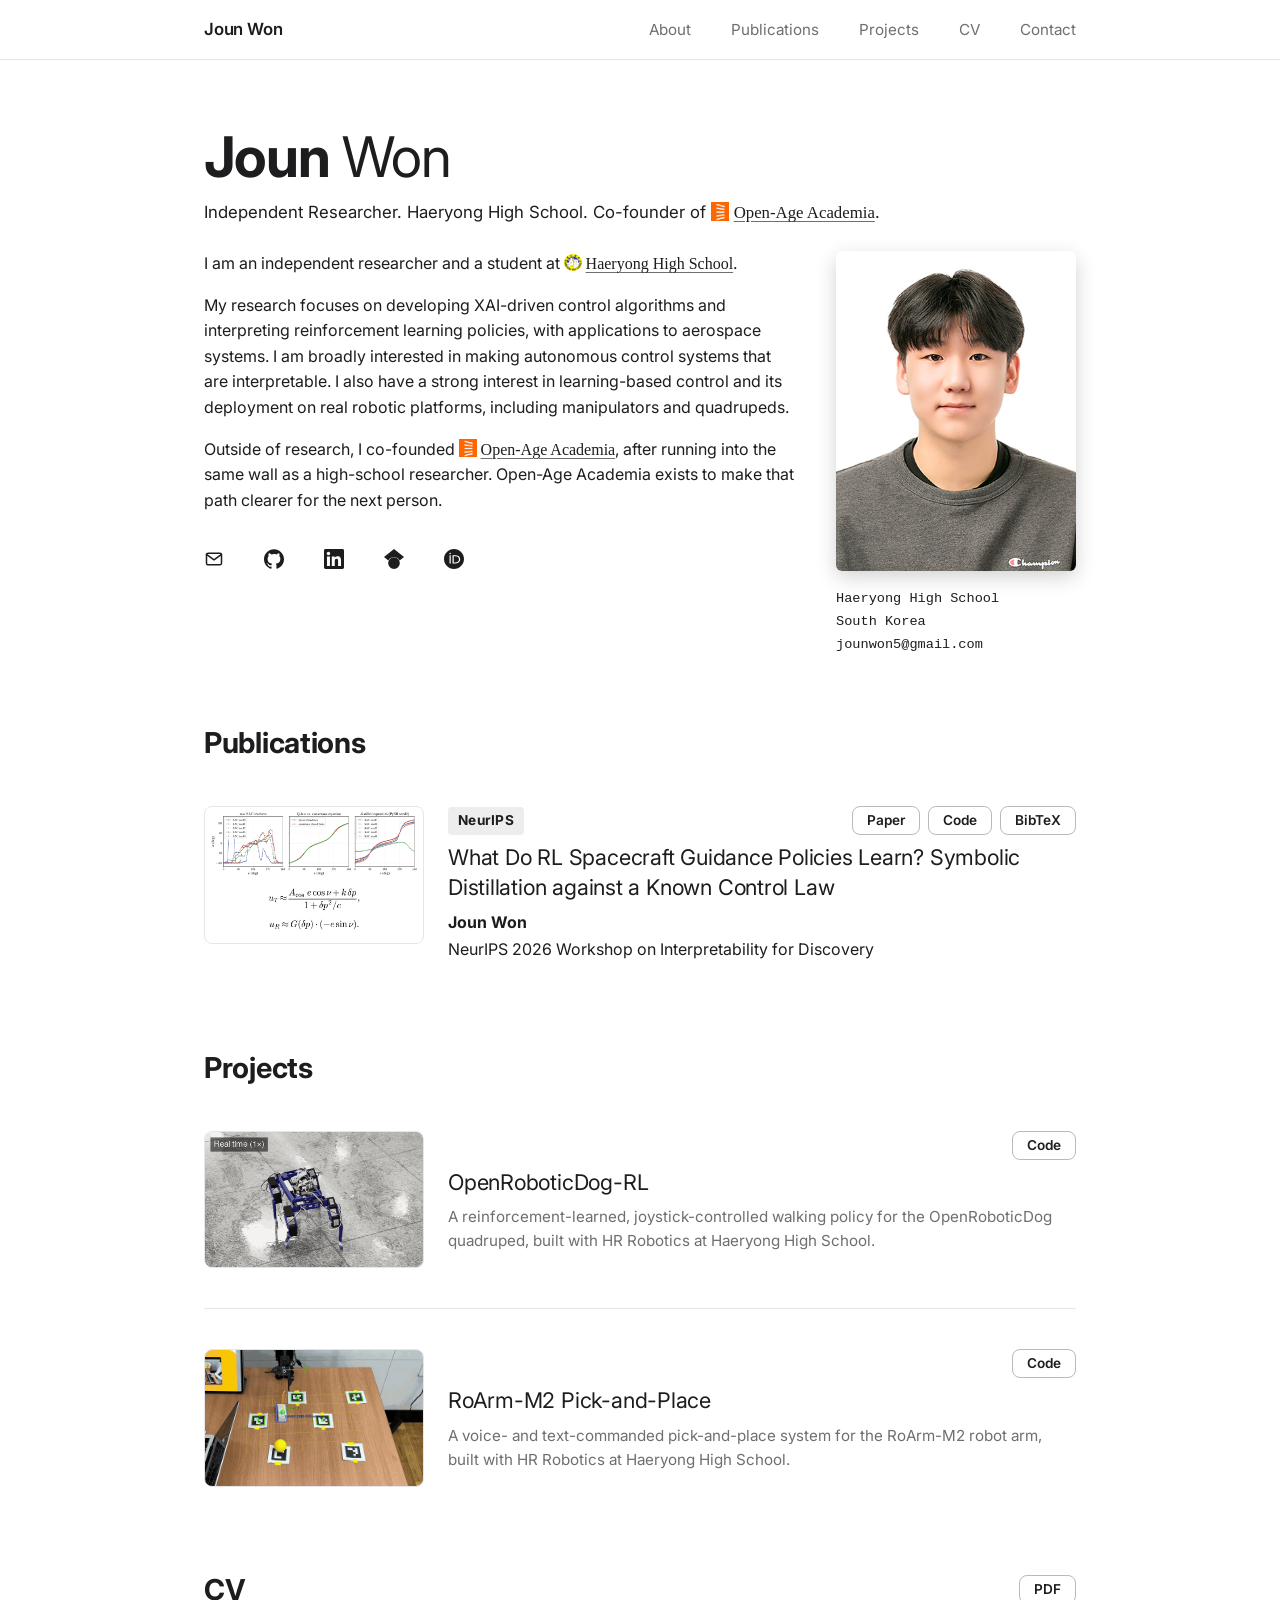
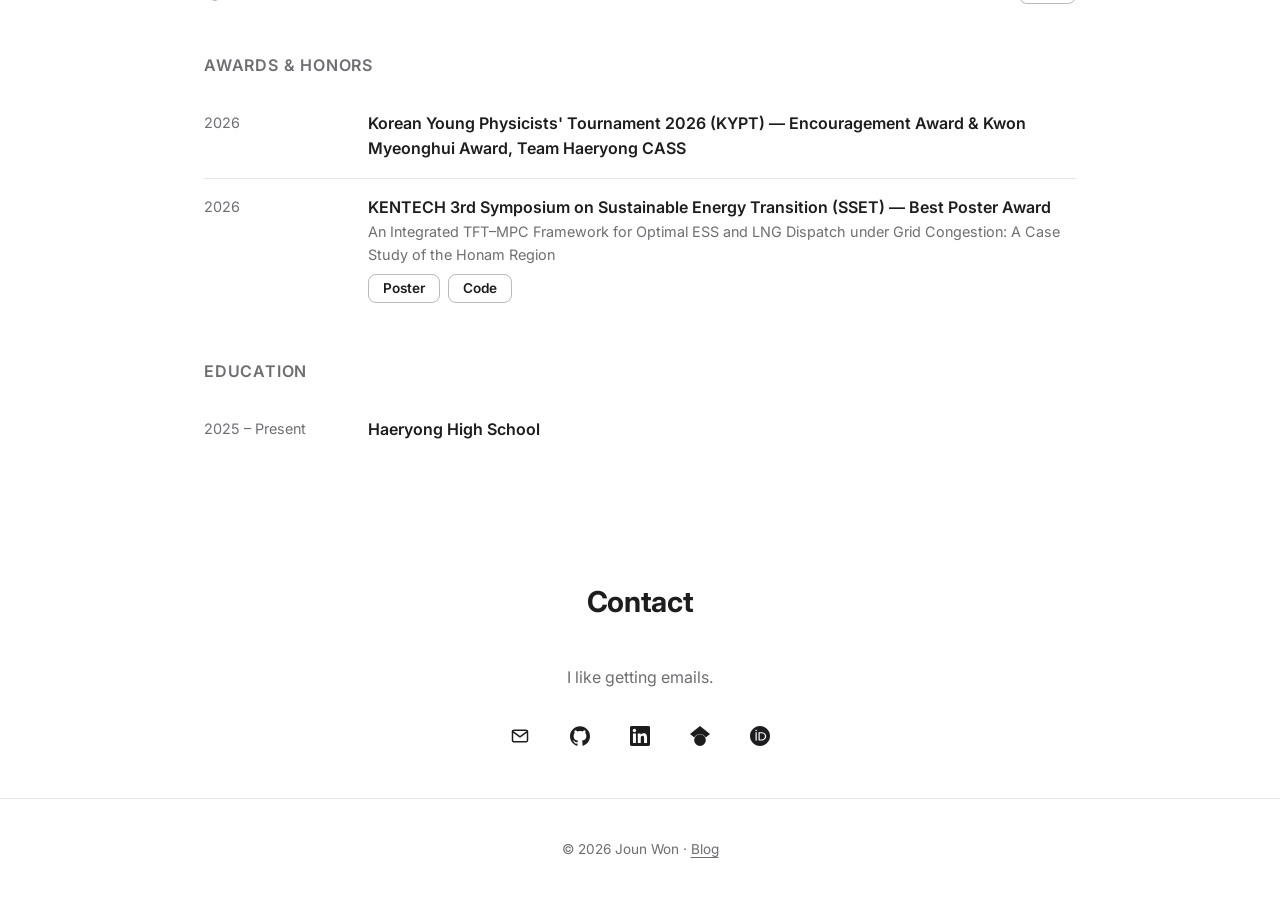
<file: index.html>
<!DOCTYPE html>
<html lang="en">
<head>
<meta charset="UTF-8">
<meta name="viewport" content="width=device-width, initial-scale=1.0">
<meta name="color-scheme" content="light dark">
<title>Joun Won</title>
<meta name="description" content="Research portfolio of Joun Won. Research area: Developing interpretable RL policies and algorithms, with applications to aerospace systems">
<link rel="stylesheet" href="css/style.css">
<link rel="preconnect" href="https://fonts.googleapis.com">
<link rel="preconnect" href="https://fonts.gstatic.com" crossorigin>
<link href="https://fonts.googleapis.com/css2?family=Inter:wght@400;500;600;700&display=swap" rel="stylesheet">
<meta name="google-site-verification" content="xBOPrCbMlrcRzzs3GVt1Z6H5XRXgQlU-d5WGvCMfYpI" />
</head>
<body>
<header class="site-header">
  <nav class="nav">
    <a href="#" class="nav-logo">Joun Won</a>
    <button class="nav-toggle" id="navToggle" aria-label="Open menu" aria-expanded="false">
      <span></span><span></span><span></span>
    </button>
    <ul class="nav-links" id="navLinks">
      <li><a href="#about">About</a></li>
      <li><a href="#publications">Publications</a></li>
      <li><a href="#projects">Projects</a></li>
      <li><a href="assets/cv/Joun_Won_CV.pdf" target="_blank" rel="noopener">CV</a></li>
      <li><a href="#contact">Contact</a></li>
    </ul>
  </nav>
</header>
<main>
  <!-- Intro -->
  <section class="intro" id="about">
    <div class="container">
      <h1 class="intro-name"><strong>Joun</strong> Won</h1>
      <p class="intro-subtitle">Independent Researcher. Haeryong High School. Co-founder of <a class="logo-link" href="https://openageacademia.org" target="_blank" rel="noopener"><img class="inline-logo" src="assets/oaa-logo.png" alt="">Open-Age Academia</a>.</p>
      <div class="intro-grid">
        <div class="intro-text">
          <p>
            I am an independent researcher and a student at <a class="logo-link" href="https://haeryong.jge.hs.kr/haeryong_hs/main.do?sysId=haeryong_hs"><img class="inline-logo" src="assets/haeryong-logo.svg" alt="">Haeryong High School</a>.
          </p>
          <p>
            My research focuses on developing XAI-driven control algorithms and interpreting reinforcement learning policies, with applications to aerospace systems. I am broadly interested in making autonomous control systems that are interpretable. I also have a strong interest in learning-based control and its deployment on real robotic platforms, including manipulators and quadrupeds.
          </p>
          <p>
            Outside of research, I co-founded <a class="logo-link" href="https://openageacademia.org" target="_blank" rel="noopener"><img class="inline-logo" src="assets/oaa-logo.png" alt="">Open-Age Academia</a>, after running into the same wall as a high-school researcher. Open-Age Academia exists to make that path clearer for the next person.
          </p>
          <div class="social-links intro-social">
            <a href="mailto:jounwon5@gmail.com" class="icon-btn" aria-label="Email">
              <svg viewBox="0 0 24 24" fill="none" stroke="currentColor" stroke-width="1.8"><path d="M3 6.5 12 13l9-6.5" stroke-linecap="round" stroke-linejoin="round"/><rect x="3" y="5" width="18" height="14" rx="2" stroke-linecap="round" stroke-linejoin="round"/></svg>
            </a>
            <a href="https://github.com/jounw" class="icon-btn" aria-label="GitHub" target="_blank" rel="noopener">
              <svg viewBox="0 0 24 24" fill="currentColor"><path d="M12 .297c-6.63 0-12 5.373-12 12 0 5.303 3.438 9.8 8.205 11.385.6.113.82-.258.82-.577 0-.285-.01-1.04-.015-2.04-3.338.724-4.042-1.61-4.042-1.61C4.422 18.07 3.633 17.7 3.633 17.7c-1.087-.744.084-.729.084-.729 1.205.084 1.838 1.236 1.838 1.236 1.07 1.835 2.809 1.305 3.495.998.108-.776.417-1.305.76-1.605-2.665-.3-5.466-1.332-5.466-5.93 0-1.31.465-2.38 1.235-3.22-.135-.303-.54-1.523.105-3.176 0 0 1.005-.322 3.3 1.23a11.5 11.5 0 0 1 3.003-.404c1.02.005 2.045.138 3.003.404 2.28-1.552 3.285-1.23 3.285-1.23.645 1.653.24 2.873.12 3.176.765.84 1.23 1.91 1.23 3.22 0 4.61-2.805 5.625-5.475 5.92.42.36.81 1.096.81 2.22 0 1.606-.015 2.896-.015 3.286 0 .315.21.69.825.57C20.565 22.092 24 17.592 24 12.297c0-6.627-5.373-12-12-12"/></svg>
            </a>
            <a href="https://www.linkedin.com/in/jounwon/" class="icon-btn" aria-label="LinkedIn" target="_blank" rel="noopener">
              <svg viewBox="0 0 24 24" fill="currentColor"><path d="M20.447 20.452h-3.554v-5.569c0-1.328-.027-3.037-1.852-3.037-1.853 0-2.136 1.445-2.136 2.939v5.667H9.351V9h3.414v1.561h.046c.477-.9 1.637-1.85 3.37-1.85 3.601 0 4.267 2.37 4.267 5.455v6.286zM5.337 7.433c-1.144 0-2.063-.926-2.063-2.065 0-1.138.92-2.063 2.063-2.063 1.14 0 2.064.925 2.064 2.063 0 1.139-.925 2.065-2.064 2.065zm1.782 13.019H3.555V9h3.564v11.452zM22.225 0H1.771C.792 0 0 .774 0 1.729v20.542C0 23.227.792 24 1.771 24h20.451C23.2 24 24 23.227 24 22.271V1.729C24 .774 23.2 0 22.222 0h.003z"/></svg>
            </a>
          
            <a href="https://scholar.google.com/citations?hl=ko&user=-ETW7GcAAAAJ" class="icon-btn" aria-label="Google Scholar">
              <svg viewBox="0 0 24 24" fill="currentColor"><path d="M5.242 13.769L0 9.5 12 0l12 9.5-5.242 4.269C17.548 11.24 14.978 9.5 12 9.5c-2.977 0-5.548 1.74-6.758 4.269zM12 10a7 7 0 1 0 0 14 7 7 0 0 0 0-14z"/></svg>
            </a>
          
            <a href="https://orcid.org/0009-0009-2492-1721" class="icon-btn" aria-label="ORCID" target="_blank" rel="noopener">
              <svg viewBox="0 0 24 24" fill="currentColor"><path d="M12 0C5.372 0 0 5.372 0 12s5.372 12 12 12 12-5.372 12-12S18.628 0 12 0zM7.369 4.378c.525 0 .947.431.947.947 0 .525-.422.947-.947.947-.525 0-.946-.422-.946-.947 0-.516.421-.947.946-.947zm-.722 3.038h1.444v10.041H6.647V7.416zm3.562 0h3.9c3.712 0 5.344 2.653 5.344 5.025 0 2.578-2.016 5.025-5.325 5.025h-3.919V7.416zm1.444 1.303v7.444h2.297c3.272 0 4.022-2.484 4.022-3.722 0-2.016-1.284-3.722-4.097-3.722h-2.222z"/></svg>
            </a>
          </div>
        </div>
        <aside class="intro-profile">
          <img src="assets/profile.JPG" alt="Joun Won profile photo">
          <address class="intro-address">Haeryong High School<br>South Korea<br>jounwon5@gmail.com</address>
        </aside>
      </div>
    </div>
  </section>
  <!-- Publications -->
  <section class="section" id="publications">
    <div class="container">
      <h2 class="section-title">Publications</h2>
      <div class="pub-list">
        <article class="pub-item">
          <div class="pub-thumb">
            <img src="assets/pubs/glassbox-guidance.png" alt="Overview figure for What Do RL Spacecraft Guidance Policies Learn?" loading="lazy">
          </div>
          <div class="pub-body">
            <div class="pub-meta">
              <span class="pub-badge">NeurIPS</span>
              <div class="pub-links">
                <a href="https://openreview.net/forum?id=XTuN0nml2m" target="_blank" rel="noopener">Paper</a>
                <a href="https://github.com/jounw/rl-guidance-distillation" target="_blank" rel="noopener">Code</a>
                <button type="button" class="pub-bibtex-toggle" aria-expanded="false" aria-controls="bibtex-won2026what">BibTeX</button>
              </div>
            </div>
            <h3 class="pub-title">What Do RL Spacecraft Guidance Policies Learn? Symbolic Distillation against a Known Control Law</h3>
            <p class="pub-authors"><strong>Joun Won</strong></p>
            <p class="pub-venue">NeurIPS 2026 Workshop on Interpretability for Discovery</p>
            <pre class="pub-bibtex" id="bibtex-won2026what" hidden>@inproceedings{won2026what,
title={What Do {RL} Spacecraft Guidance Policies Learn? Symbolic Distillation against a Known Control Law},
author={Joun Won},
booktitle={NeurIPS 2026 Workshop on Interpretability for Discovery},
year={2026},
url={https://openreview.net/forum?id=XTuN0nml2m}
}</pre>
          </div>
        </article>
        <!--
        <article class="pub-item">
          <div class="pub-thumb">
            <img src="assets/pubs/[image-file]" alt="[Figure description]" loading="lazy">
          </div>
          <div class="pub-body">
            <div class="pub-meta">
              <span class="pub-badge">[VENUE]</span>
              <div class="pub-links">
                <a href="#">Paper</a>
                <a href="#">Code</a>
              </div>
            </div>
            <h3 class="pub-title">[Paper title goes here]</h3>
            <p class="pub-authors">[Co-author 1], <strong>[Your Name]</strong></p>
            <p class="pub-venue">[Full venue name, e.g. ICML 2026 Workshop on ...]</p>
          </div>
        </article>
        -->
        <!-- Copy a pub-item block above to add more publications -->
      </div>
    </div>
  </section>
  <!-- Projects -->
  <section class="section" id="projects">
    <div class="container">
      <h2 class="section-title">Projects</h2>
      <div class="pub-list">
        <article class="pub-item">
          <div class="pub-thumb">
            <img class="thumb-cover" src="assets/projects/openroboticdog.gif" alt="OpenRoboticDog-RL demo" data-preview-label="Video" loading="lazy">
          </div>
          <div class="pub-body">
            <div class="pub-meta">
              <div class="pub-links">
                <a href="https://github.com/jounw/OpenRoboticDog-RL" target="_blank" rel="noopener">Code</a>
              </div>
            </div>
            <h3 class="pub-title">OpenRoboticDog-RL</h3>
            <p class="project-desc">A reinforcement-learned, joystick-controlled walking policy for the OpenRoboticDog quadruped, built with HR Robotics at Haeryong High School.</p>
          </div>
        </article>
        <article class="pub-item">
          <div class="pub-thumb">
            <img class="thumb-cover" src="assets/projects/roarm-pick-and-place.gif" alt="RoArm-M2 Pick-and-Place demo" data-preview-label="Video" loading="lazy" style="object-position: center;">
          </div>
          <div class="pub-body">
            <div class="pub-meta">
              <div class="pub-links">
                <a href="https://github.com/jounw/RoArm-M2-pick-and-place" target="_blank" rel="noopener">Code</a>
              </div>
            </div>
            <h3 class="pub-title">RoArm-M2 Pick-and-Place</h3>
            <p class="project-desc">A voice- and text-commanded pick-and-place system for the RoArm-M2 robot arm, built with HR Robotics at Haeryong High School.</p>
          </div>
        </article>
        <!-- Copy a pub-item block above to add more projects -->
      </div>
    </div>
  </section>
  <!-- CV -->
  <section class="section" id="cv">
    <div class="container">
      <div class="section-header">
        <h2 class="section-title">CV</h2>
        <div class="pub-links">
          <a href="assets/cv/jounwoncv.pdf" target="_blank" rel="noopener">PDF</a>
        </div>
      </div>
      <div class="cv-block">
        <h3 class="cv-block-title">Awards &amp; Honors</h3>
        <div class="cv-entry">
          <div class="cv-entry-time">2026</div>
          <div class="cv-entry-body">
            <div class="cv-entry-title">Korean Young Physicists' Tournament 2026 (KYPT) — Encouragement Award & Kwon Myeonghui Award, Team Haeryong CASS</div>
            <!--
            <div class="pub-links">
              <a href="https://drive.google.com/file/d/1XJBU_yd2bCpQ9dLCKaLL1A1P8FovhrzF/view" target="_blank" rel="noopener">1. Invent Yourself</a>
              <a href="https://drive.google.com/file/d/1I3EhwrNrODG2GhUpNmEdMc_KjzvaGAuy/view" target="_blank" rel="noopener">13. Singing Ruler</a>
            </div> -->
          </div>
        </div>
        <div class="cv-entry">
          <div class="cv-entry-time">2026</div>
          <div class="cv-entry-body">
            <div class="cv-entry-title">KENTECH 3rd Symposium on Sustainable Energy Transition (SSET) — Best Poster Award</div>
            <div class="cv-entry-sub">An Integrated TFT–MPC Framework for Optimal ESS and LNG Dispatch under Grid Congestion: A Case Study of the Honam Region</div>
            <div class="pub-links">
              <a href="assets/cv/sset-2026-poster.pdf" target="_blank" rel="noopener">Poster</a>
              <a href="https://github.com/jounw/tft-mpc-power-grid" target="_blank" rel="noopener">Code</a>
            </div>
          </div>
        </div>
      </div>
      <div class="cv-block">
        <h3 class="cv-block-title">Education</h3>
        <div class="cv-entry">
          <div class="cv-entry-time">2025 – Present</div>
          <div class="cv-entry-body">
            <div class="cv-entry-title">Haeryong High School</div>
          </div>
        </div>
      </div>
    </div>
  </section>
  <!-- Contact -->
  <section class="section" id="contact">
    <div class="container contact-inner">
      <h2 class="section-title">Contact</h2>
      <p>I like getting emails.</p>
      <div class="social-links social-links-center">
        <a href="mailto:jounwon5@gmail.com" class="icon-btn" aria-label="Email">
          <svg viewBox="0 0 24 24" fill="none" stroke="currentColor" stroke-width="1.8"><path d="M3 6.5 12 13l9-6.5" stroke-linecap="round" stroke-linejoin="round"/><rect x="3" y="5" width="18" height="14" rx="2" stroke-linecap="round" stroke-linejoin="round"/></svg>
        </a>
        <a href="https://github.com/jounw" class="icon-btn" aria-label="GitHub" target="_blank" rel="noopener">
          <svg viewBox="0 0 24 24" fill="currentColor"><path d="M12 .297c-6.63 0-12 5.373-12 12 0 5.303 3.438 9.8 8.205 11.385.6.113.82-.258.82-.577 0-.285-.01-1.04-.015-2.04-3.338.724-4.042-1.61-4.042-1.61C4.422 18.07 3.633 17.7 3.633 17.7c-1.087-.744.084-.729.084-.729 1.205.084 1.838 1.236 1.838 1.236 1.07 1.835 2.809 1.305 3.495.998.108-.776.417-1.305.76-1.605-2.665-.3-5.466-1.332-5.466-5.93 0-1.31.465-2.38 1.235-3.22-.135-.303-.54-1.523.105-3.176 0 0 1.005-.322 3.3 1.23a11.5 11.5 0 0 1 3.003-.404c1.02.005 2.045.138 3.003.404 2.28-1.552 3.285-1.23 3.285-1.23.645 1.653.24 2.873.12 3.176.765.84 1.23 1.91 1.23 3.22 0 4.61-2.805 5.625-5.475 5.92.42.36.81 1.096.81 2.22 0 1.606-.015 2.896-.015 3.286 0 .315.21.69.825.57C20.565 22.092 24 17.592 24 12.297c0-6.627-5.373-12-12-12"/></svg>
        </a>
        <a href="https://www.linkedin.com/in/jounwon/" class="icon-btn" aria-label="LinkedIn" target="_blank" rel="noopener">
          <svg viewBox="0 0 24 24" fill="currentColor"><path d="M20.447 20.452h-3.554v-5.569c0-1.328-.027-3.037-1.852-3.037-1.853 0-2.136 1.445-2.136 2.939v5.667H9.351V9h3.414v1.561h.046c.477-.9 1.637-1.85 3.37-1.85 3.601 0 4.267 2.37 4.267 5.455v6.286zM5.337 7.433c-1.144 0-2.063-.926-2.063-2.065 0-1.138.92-2.063 2.063-2.063 1.14 0 2.064.925 2.064 2.063 0 1.139-.925 2.065-2.064 2.065zm1.782 13.019H3.555V9h3.564v11.452zM22.225 0H1.771C.792 0 0 .774 0 1.729v20.542C0 23.227.792 24 1.771 24h20.451C23.2 24 24 23.227 24 22.271V1.729C24 .774 23.2 0 22.222 0h.003z"/></svg>
        </a>
        <a href="https://scholar.google.com/citations?hl=ko&user=-ETW7GcAAAAJ" class="icon-btn" aria-label="Google Scholar">
          <svg viewBox="0 0 24 24" fill="currentColor"><path d="M5.242 13.769L0 9.5 12 0l12 9.5-5.242 4.269C17.548 11.24 14.978 9.5 12 9.5c-2.977 0-5.548 1.74-6.758 4.269zM12 10a7 7 0 1 0 0 14 7 7 0 0 0 0-14z"/></svg>
        </a>
        <a href="https://orcid.org/0009-0009-2492-1721" class="icon-btn" aria-label="ORCID" target="_blank" rel="noopener">
          <svg viewBox="0 0 24 24" fill="currentColor"><path d="M12 0C5.372 0 0 5.372 0 12s5.372 12 12 12 12-5.372 12-12S18.628 0 12 0zM7.369 4.378c.525 0 .947.431.947.947 0 .525-.422.947-.947.947-.525 0-.946-.422-.946-.947 0-.516.421-.947.946-.947zm-.722 3.038h1.444v10.041H6.647V7.416zm3.562 0h3.9c3.712 0 5.344 2.653 5.344 5.025 0 2.578-2.016 5.025-5.325 5.025h-3.919V7.416zm1.444 1.303v7.444h2.297c3.272 0 4.022-2.484 4.022-3.722 0-2.016-1.284-3.722-4.097-3.722h-2.222z"/></svg>
        </a>
      </div>
    </div>
  </section>
</main>
<footer class="site-footer">
  <div class="container">
    <p>&copy; 2026 Joun Won &middot; <a href="blog/">Blog</a></p>
  </div>
</footer>
<dialog class="media-dialog" id="mediaDialog" aria-label="Media preview">
  <button class="media-dialog-close" id="mediaDialogClose" aria-label="Close">&times;</button>
  <div id="mediaDialogBody"></div>
</dialog>
<script src="js/main.js"></script>
</body>
</html>
</file>
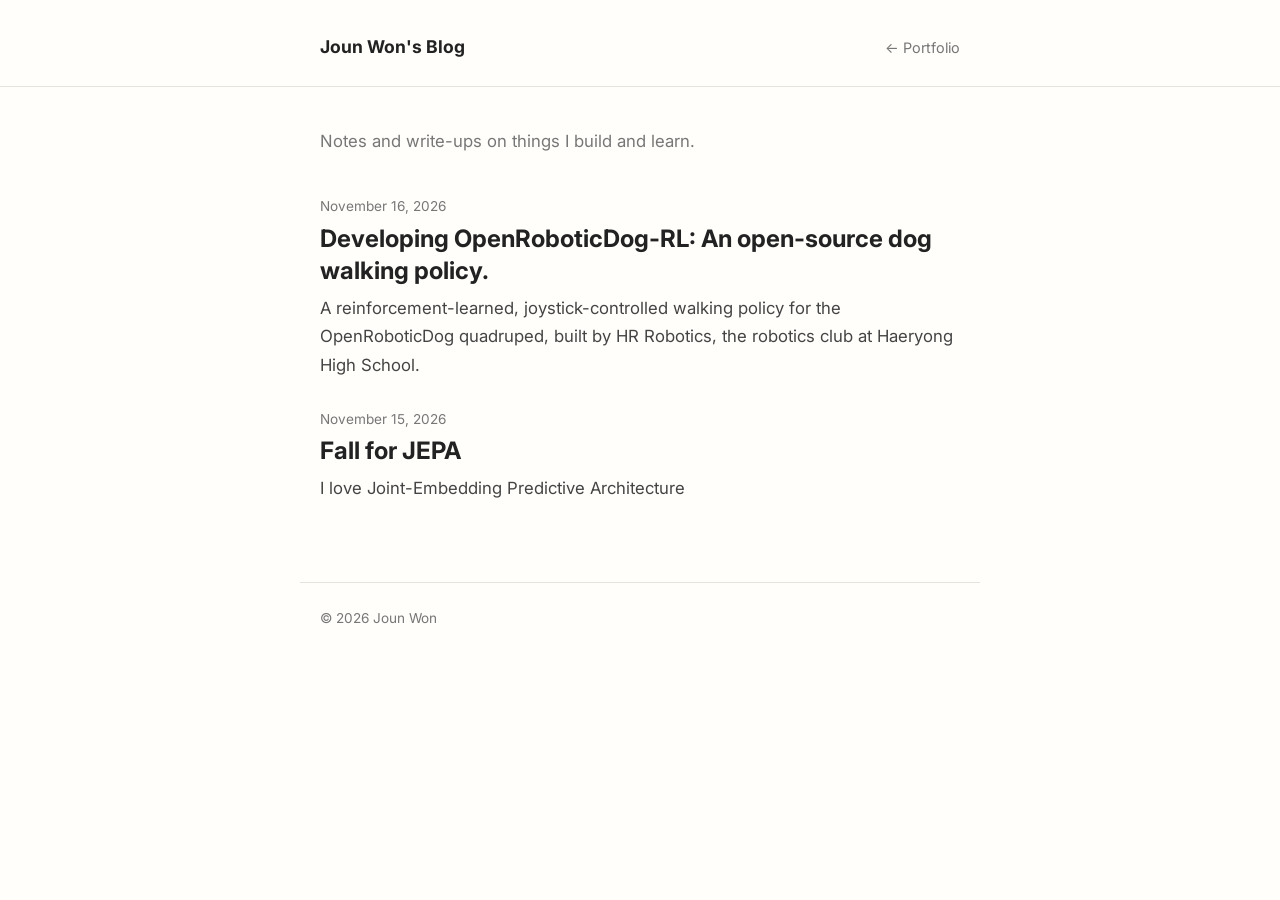
<file: blog/index.html>
<!DOCTYPE html>
<html lang="en">
<head>
<meta charset="UTF-8">
<meta name="viewport" content="width=device-width, initial-scale=1">
<meta name="color-scheme" content="light dark">
<title>Blog — Joun Won</title>
<meta name="description" content="Notes and write-ups by Joun Won.">
<link rel="preconnect" href="https://fonts.googleapis.com">
<link rel="preconnect" href="https://fonts.gstatic.com" crossorigin>
<link href="https://fonts.googleapis.com/css2?family=Inter:wght@400;600;700&family=Noto+Sans+KR:wght@400;700&display=swap" rel="stylesheet">
<link rel="stylesheet" href="blog.css">
</head>
<body>
<header class="blog-header">
  <div class="wrap">
    <a class="blog-title" href="./">Joun Won's Blog</a>
    <nav class="blog-nav"><a href="../">&larr; Portfolio</a></nav>
  </div>
</header>

<main class="wrap">
  <p class="blog-tagline">Notes and write-ups on things I build and learn.</p>

  <!-- To add a post: copy posts/_template.html, write it, then add an <li> here (newest first). -->
  <ul class="post-list">
    <li>
      <span class="post-date">November 16, 2026</span>
      <a class="post-link" href="posts/hello-world.html">Developing OpenRoboticDog-RL: An open-source dog walking policy.</a>
      <p class="post-summary">A reinforcement-learned, joystick-controlled walking policy for the OpenRoboticDog quadruped, built by HR Robotics, the robotics club at Haeryong High School.</p>
      <br> 
      <span class="post-date">November 15, 2026</span>
      <a class="post-link" href="posts/fallinginjepa.html">Fall for JEPA</a>
      <p class="post-summary">I love Joint-Embedding Predictive Architecture</p>

    </li>
  </ul>
</main>

<footer class="wrap blog-footer">&copy; 2026 Joun Won</footer>
</body>
</html>
</file>
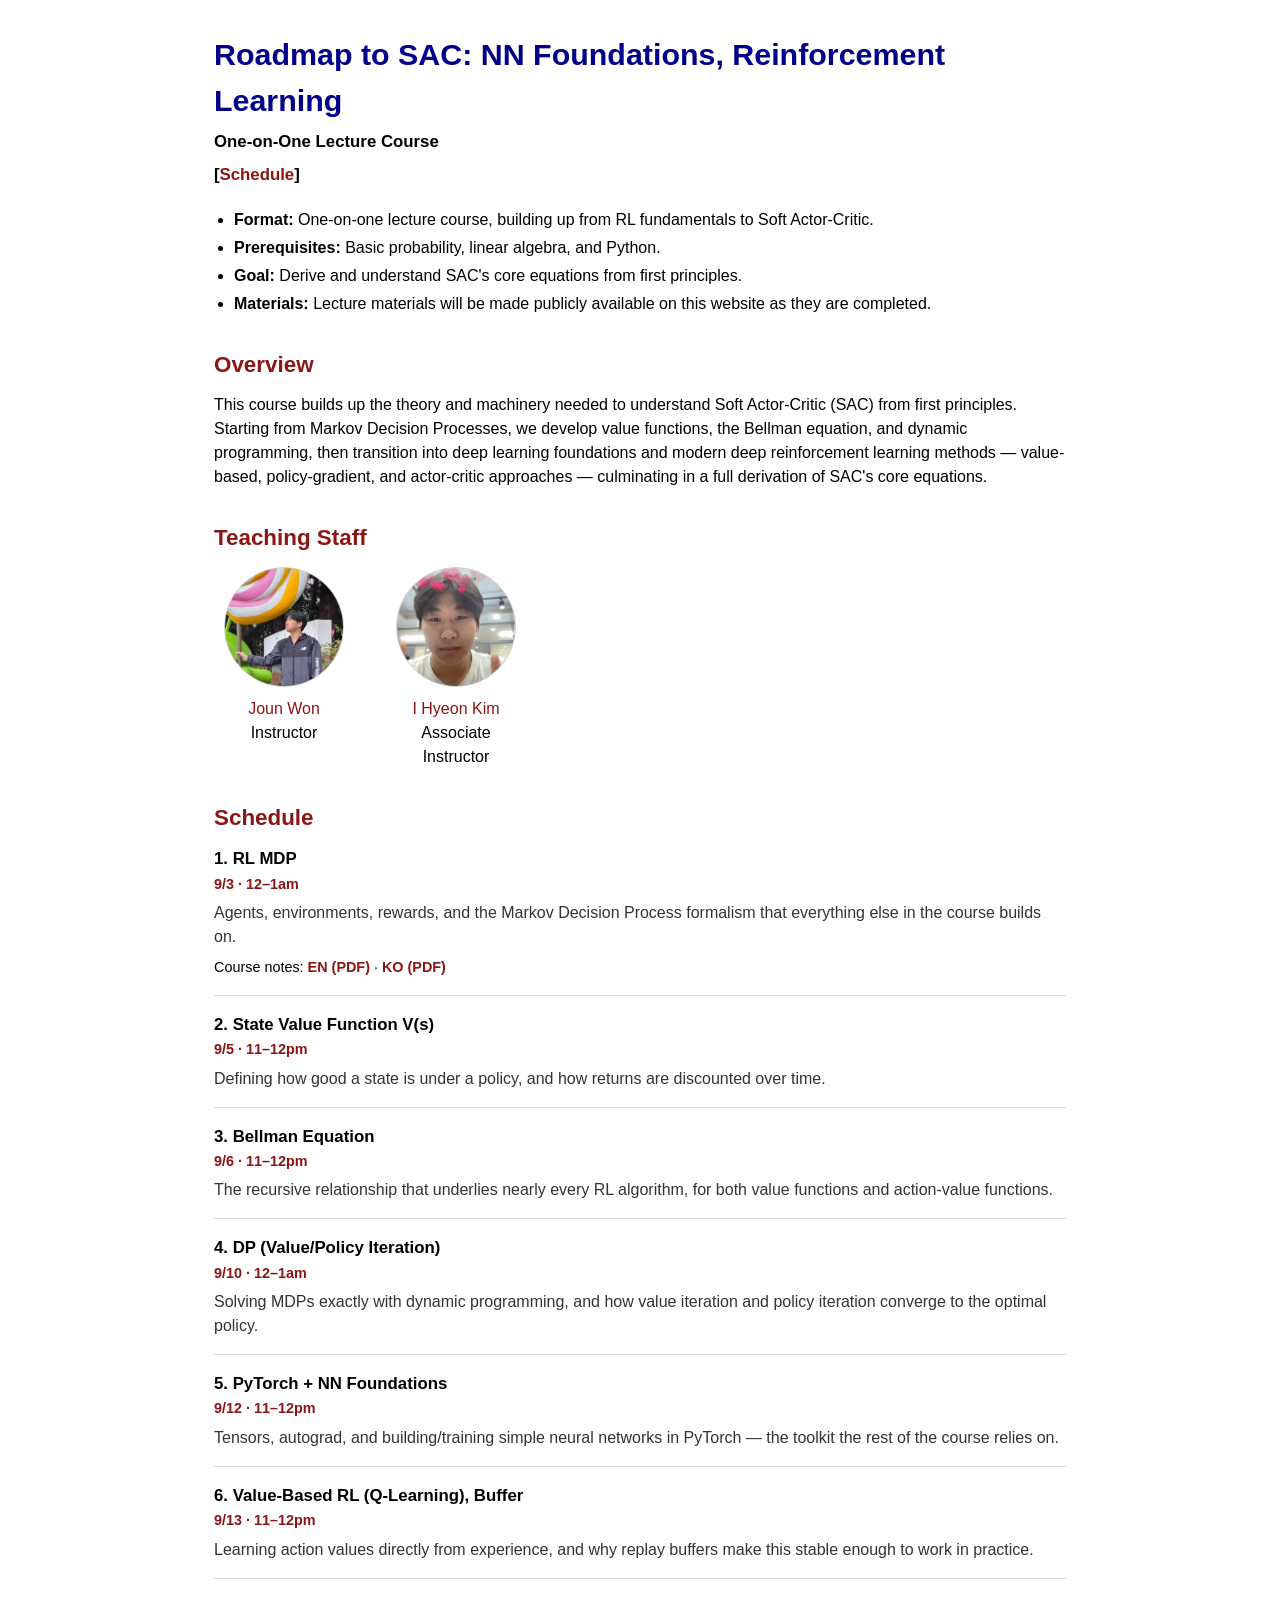
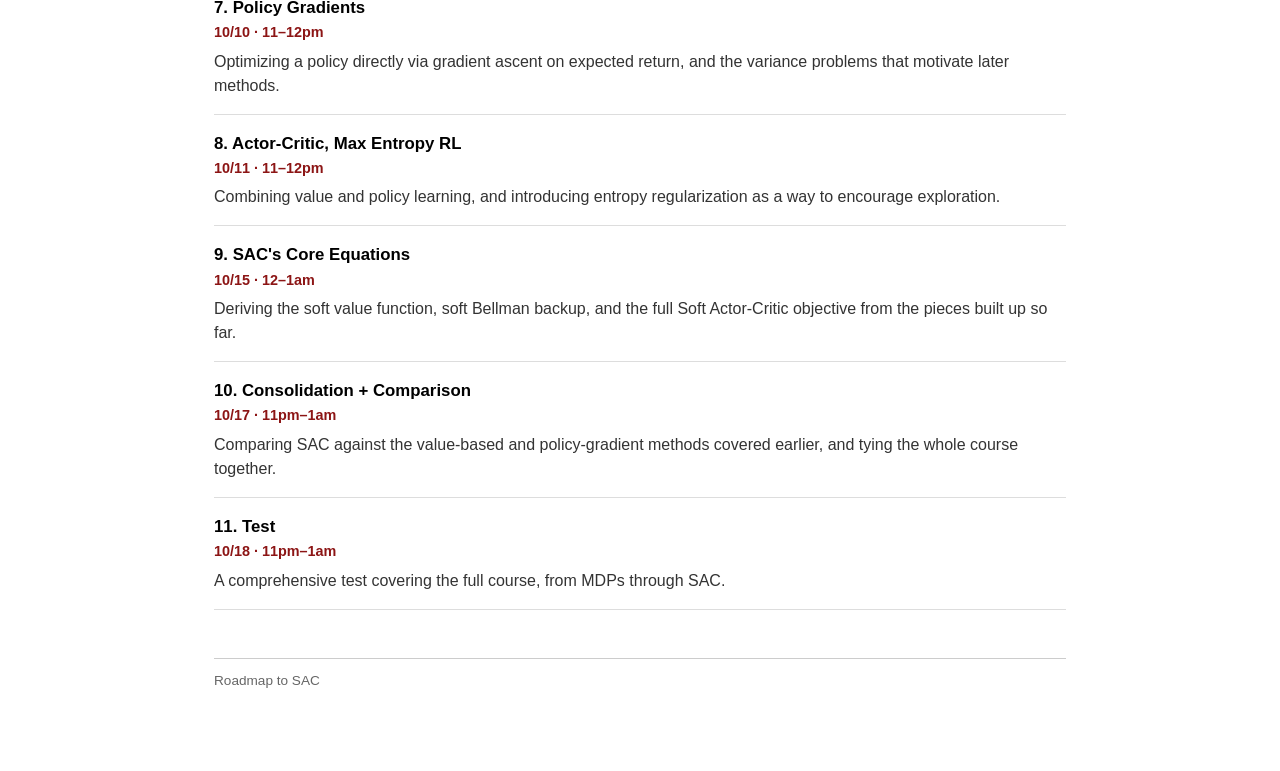
<file: roadmap-to-sac/index.html>
<!DOCTYPE html>
<html lang="en">
<head>
<meta charset="UTF-8">
<meta name="viewport" content="width=device-width, initial-scale=1.0">
<title>Roadmap to SAC</title>
<link rel="stylesheet" href="css/style.css">
</head>
<body>

<div class="wrap">

  <header class="course-header">
    <h1>Roadmap to SAC: NN Foundations, Reinforcement Learning</h1>
    <p class="subtitle">One-on-One Lecture Course</p>
    <p class="nav-links">
      [<a href="#schedule">Schedule</a>]
    </p>
  </header>

  <ul class="logistics">
    <li><strong>Format:</strong> One-on-one lecture course, building up from RL fundamentals to Soft Actor-Critic.</li>
    <li><strong>Prerequisites:</strong> Basic probability, linear algebra, and Python.</li>
    <li><strong>Goal:</strong> Derive and understand SAC's core equations from first principles.</li>
    <li><strong>Materials:</strong> Lecture materials will be made publicly available on this website as they are completed.</li>
  </ul>

  <h2>Overview</h2>
  <p>
    This course builds up the theory and machinery needed to understand Soft Actor-Critic (SAC)
    from first principles. Starting from Markov Decision Processes, we develop value functions,
    the Bellman equation, and dynamic programming, then transition into deep learning foundations
    and modern deep reinforcement learning methods — value-based, policy-gradient, and actor-critic
    approaches — culminating in a full derivation of SAC's core equations.
  </p>

  <h2>Teaching Staff</h2>
  <div class="staff-grid">
    <div class="staff-member">
      <div class="staff-photo">
        <img src="instructor.jpg" alt="Joun Won">
      </div>
      <p class="staff-name"><a href="../index.html">Joun Won</a></p>
      <p class="staff-role">Instructor</p>
    </div>
    <div class="staff-member">
      <div class="staff-photo">
        <img src="associate-instructor.jpg" alt="I Hyeon Kim">
      </div>
      <p class="staff-name"><a href="https://www.linkedin.com/in/i-hyeon-kim-59206b433/" target="_blank" rel="noopener">I Hyeon Kim</a></p>
      <p class="staff-role">Associate Instructor</p>
    </div>
  </div>

  <h2 id="schedule">Schedule</h2>
  <ol class="lecture-list">

    <li class="lecture-item">
      <p class="lecture-title">1. RL MDP</p>
      <p class="lecture-datetime">9/3 &middot; 12&ndash;1am</p>
      <p class="lecture-desc">Agents, environments, rewards, and the Markov Decision Process formalism that everything else in the course builds on.</p>
      <p class="lecture-materials">Course notes: <a href="materials/1_RL_MDP.pdf" download>EN (PDF)</a> &middot; <a href="materials/1_RL_MDP_KO.pdf" download>KO (PDF)</a></p>
    </li>

    <li class="lecture-item">
      <p class="lecture-title">2. State Value Function V(s)</p>
      <p class="lecture-datetime">9/5 &middot; 11&ndash;12pm</p>
      <p class="lecture-desc">Defining how good a state is under a policy, and how returns are discounted over time.</p>
    </li>

    <li class="lecture-item">
      <p class="lecture-title">3. Bellman Equation</p>
      <p class="lecture-datetime">9/6 &middot; 11&ndash;12pm</p>
      <p class="lecture-desc">The recursive relationship that underlies nearly every RL algorithm, for both value functions and action-value functions.</p>
    </li>

    <li class="lecture-item">
      <p class="lecture-title">4. DP (Value/Policy Iteration)</p>
      <p class="lecture-datetime">9/10 &middot; 12&ndash;1am</p>
      <p class="lecture-desc">Solving MDPs exactly with dynamic programming, and how value iteration and policy iteration converge to the optimal policy.</p>
    </li>

    <li class="lecture-item">
      <p class="lecture-title">5. PyTorch + NN Foundations</p>
      <p class="lecture-datetime">9/12 &middot; 11&ndash;12pm</p>
      <p class="lecture-desc">Tensors, autograd, and building/training simple neural networks in PyTorch — the toolkit the rest of the course relies on.</p>
    </li>

    <li class="lecture-item">
      <p class="lecture-title">6. Value-Based RL (Q-Learning), Buffer</p>
      <p class="lecture-datetime">9/13 &middot; 11&ndash;12pm</p>
      <p class="lecture-desc">Learning action values directly from experience, and why replay buffers make this stable enough to work in practice.</p>
    </li>

    <li class="lecture-item">
      <p class="lecture-title">7. Policy Gradients</p>
      <p class="lecture-datetime">10/10 &middot; 11&ndash;12pm</p>
      <p class="lecture-desc">Optimizing a policy directly via gradient ascent on expected return, and the variance problems that motivate later methods.</p>
    </li>

    <li class="lecture-item">
      <p class="lecture-title">8. Actor-Critic, Max Entropy RL</p>
      <p class="lecture-datetime">10/11 &middot; 11&ndash;12pm</p>
      <p class="lecture-desc">Combining value and policy learning, and introducing entropy regularization as a way to encourage exploration.</p>
    </li>

    <li class="lecture-item">
      <p class="lecture-title">9. SAC's Core Equations</p>
      <p class="lecture-datetime">10/15 &middot; 12&ndash;1am</p>
      <p class="lecture-desc">Deriving the soft value function, soft Bellman backup, and the full Soft Actor-Critic objective from the pieces built up so far.</p>
    </li>

    <li class="lecture-item">
      <p class="lecture-title">10. Consolidation + Comparison</p>
      <p class="lecture-datetime">10/17 &middot; 11pm&ndash;1am</p>
      <p class="lecture-desc">Comparing SAC against the value-based and policy-gradient methods covered earlier, and tying the whole course together.</p>
    </li>

    <li class="lecture-item">
      <p class="lecture-title">11. Test</p>
      <p class="lecture-datetime">10/18 &middot; 11pm&ndash;1am</p>
      <p class="lecture-desc">A comprehensive test covering the full course, from MDPs through SAC.</p>
    </li>

  </ol>

  <footer class="course-footer">
    <p>Roadmap to SAC</p>
  </footer>

</div>

</body>
</html>
</file>
<file: css/style.css>
/* ---------- Design tokens ---------- */
:root {
  --color-bg: #ffffff;
  --color-bg-alt: #f5f5f7;
  --color-text: #1d1d1f;
  --color-text-muted: #6e6e73;
  --color-border: #e5e5ea;
  --color-accent: #0a66ff;
  --color-accent-hover: #0050d6;

  --font-sans: "Inter", "Noto Sans KR", -apple-system, BlinkMacSystemFont, "Segoe UI", sans-serif;

  --max-width: 920px;
  --space-1: 8px;
  --space-2: 16px;
  --space-3: 24px;
  --space-4: 40px;
  --space-5: 64px;
  --space-6: 96px;

  --radius: 12px;

  /* Follows the OS / browser setting; browser UI (scrollbars, form controls) matches */
  color-scheme: light dark;
}

@media (prefers-color-scheme: dark) {
  :root {
    --color-bg: #121214;
    --color-bg-alt: #1c1c1e;
    --color-text: #f5f5f7;
    --color-text-muted: #98989d;
    --color-border: #2c2c2e;
    --color-accent: #4d9fff;
    --color-accent-hover: #7ab8ff;
  }
  /* Logos and figures are drawn for light backgrounds */
  .inline-logo { background: #fff; border-radius: 3px; }
  .pub-thumb img { background: #fff; }
}

/* ---------- Reset ---------- */
* { box-sizing: border-box; margin: 0; padding: 0; }

html { scroll-behavior: smooth; }

body {
  font-family: var(--font-sans);
  background: var(--color-bg);
  color: var(--color-text);
  line-height: 1.6;
  -webkit-font-smoothing: antialiased;
}

img { max-width: 100%; display: block; }
a { color: inherit; text-decoration: none; }
ul { list-style: none; }

.container {
  max-width: var(--max-width);
  margin: 0 auto;
  padding: 0 var(--space-3);
}

@media (prefers-reduced-motion: reduce) {
  html {
    scroll-behavior: auto;
  }
}

/* ---------- Header / Nav ---------- */
.site-header {
  position: sticky;
  top: 0;
  z-index: 100;
  background: color-mix(in srgb, var(--color-bg) 85%, transparent);
  backdrop-filter: saturate(180%) blur(20px);
  border-bottom: 1px solid var(--color-border);
}

.nav {
  max-width: var(--max-width);
  margin: 0 auto;
  padding: var(--space-2) var(--space-3);
  display: flex;
  align-items: center;
  justify-content: space-between;
}

.nav-logo {
  font-weight: 600;
  font-size: 1.05rem;
  letter-spacing: -0.01em;
}

.nav-links {
  display: flex;
  gap: var(--space-4);
}

.nav-links a {
  font-size: 0.95rem;
  color: var(--color-text-muted);
  transition: color 0.15s ease;
}

.nav-links a:hover { color: var(--color-text); }

.nav-toggle {
  display: none;
  flex-direction: column;
  justify-content: center;
  align-items: center;
  gap: 5px;
  width: 44px;
  height: 44px;
  background: none;
  border: none;
  cursor: pointer;
}

.nav-toggle span {
  width: 20px;
}

.nav-toggle span {
  display: block;
  height: 2px;
  background: var(--color-text);
  border-radius: 2px;
}

/* ---------- Intro ---------- */
.intro {
  padding: var(--space-5) 0 var(--space-3);
}

.intro-name {
  font-size: clamp(2.5rem, 6vw, 3.5rem);
  font-weight: 400;
  letter-spacing: -0.02em;
  line-height: 1.2;
}

.intro-name strong { font-weight: 700; }

.intro-subtitle {
  margin: var(--space-1) 0 var(--space-3);
  font-size: 1.05rem;
}

.intro-grid {
  display: grid;
  grid-template-columns: 1fr 240px;
  gap: var(--space-4);
  align-items: start;
}

.intro-text p {
  margin-bottom: var(--space-2);
}

.intro-subtitle a,
.intro-text p a {
  color: var(--color-text);
  text-decoration: underline;
  text-decoration-color: var(--color-text-muted);
  text-decoration-thickness: 1px;
  text-underline-offset: 3px;
  transition: text-decoration-color 0.15s ease;
}

.intro-subtitle a:hover,
.intro-text p a:hover {
  text-decoration-color: var(--color-text);
}

/* Links to institutions, shown with their logo in a serif face */
.logo-link {
  font-family: Georgia, "Times New Roman", serif;
  white-space: nowrap;
}

/* Small logo sized to the surrounding text */
.inline-logo {
  display: inline-block;
  /* Explicit width and height: some mobile browsers fall back to the SVG's
     intrinsic 573px size when width is "auto". */
  height: 1.1em;
  width: 1.1em;
  max-width: 1.1em;
  max-height: 1.1em;
  object-fit: contain;
  margin-right: 0.25em;
  vertical-align: -0.15em;
}

.social-links.intro-social {
  justify-content: flex-start;
  /* Line the first icon's glyph up with the text edge (44px box, 20px icon) */
  margin-left: -12px;
  margin-top: var(--space-3);
}

.intro-profile img {
  width: 100%;
  border-radius: 6px;
  box-shadow: 0 6px 20px rgba(0, 0, 0, 0.18);
}

.intro-address {
  margin-top: var(--space-2);
  font-family: ui-monospace, SFMono-Regular, Menlo, monospace;
  font-size: 0.85rem;
  font-style: normal;
  line-height: 1.7;
}

.social-links {
  display: flex;
  align-items: center;
  flex-wrap: wrap;
  gap: var(--space-2);
  justify-content: center;
}

.social-links-center {
  justify-content: center;
}

.icon-btn {
  display: inline-flex;
  align-items: center;
  justify-content: center;
  width: 44px;
  height: 44px;
  color: var(--color-text);
  transition: opacity 0.15s ease, transform 0.15s ease;
}

.icon-btn svg {
  width: 20px;
  height: 20px;
}

.icon-btn:hover {
  opacity: 0.6;
  transform: translateY(-1px);
}

.btn {
  display: inline-block;
  padding: 10px 20px;
  border-radius: 999px;
  font-size: 0.95rem;
  font-weight: 500;
  transition: background 0.15s ease, color 0.15s ease, border-color 0.15s ease;
}

.btn-primary {
  background: var(--color-accent);
  color: #fff;
}

.btn-primary:hover { background: var(--color-accent-hover); }

.btn-ghost {
  border: 1px solid var(--color-border);
  color: var(--color-text);
}

.btn-ghost:hover { border-color: var(--color-text-muted); }

/* ---------- Sections ---------- */
.section {
  padding: var(--space-4) 0;
}

/* Section title with actions (e.g. a download button) on the right */
.section-header {
  display: flex;
  align-items: center;
  justify-content: space-between;
  gap: var(--space-2);
  margin-bottom: var(--space-4);
}

.section-header .section-title { margin-bottom: 0; }

.section-title {
  font-size: 1.8rem;
  font-weight: 700;
  letter-spacing: -0.01em;
  margin-bottom: var(--space-4);
}

/* ---------- Publications ---------- */
.pub-list {
  display: flex;
  flex-direction: column;
  gap: var(--space-4);
}

.pub-item {
  display: grid;
  grid-template-columns: 220px 1fr;
  gap: var(--space-3);
  align-items: start;
  padding-bottom: var(--space-4);
  border-bottom: 1px solid var(--color-border);
}

.pub-item:last-child {
  border-bottom: none;
  padding-bottom: 0;
}

.pub-thumb {
  position: relative;
  aspect-ratio: 16 / 10;
  border-radius: 8px;
  border: 1px solid var(--color-border);
  background: var(--color-bg);
  overflow: hidden;
}

.pub-thumb img {
  width: 100%;
  height: 100%;
  object-fit: contain;
}

.pub-thumb .thumb-cover {
  position: absolute;
  inset: 0;
  width: 100%;
  height: 100%;
  object-fit: cover;
  object-position: top;
}

/* Venue badge on the left, link buttons on the right */
.pub-meta {
  display: flex;
  flex-wrap: wrap;
  align-items: center;
  justify-content: space-between;
  gap: var(--space-1);
  margin-bottom: var(--space-1);
}

.pub-badge {
  padding: 3px 10px;
  border-radius: 4px;
  background: color-mix(in srgb, var(--color-text) 8%, transparent);
  font-size: 0.85rem;
  font-weight: 700;
  letter-spacing: 0.02em;
}

.pub-title {
  font-size: 1.35rem;
  font-weight: 400;
  line-height: 1.35;
  letter-spacing: -0.01em;
  margin-bottom: var(--space-1);
}

.pub-authors, .pub-venue {
  font-size: 1rem;
  margin-bottom: 2px;
}

.pub-links {
  display: flex;
  flex-wrap: wrap;
  align-items: center;
  gap: var(--space-1);
  margin-left: auto;
}

.pub-links a,
.pub-links button {
  display: inline-flex;
  align-items: center;
  padding: 4px 14px;
  border: 1.5px solid color-mix(in srgb, var(--color-text) 30%, transparent);
  border-radius: 8px;
  background: none;
  color: var(--color-text);
  font-family: inherit;
  font-size: 0.85rem;
  font-weight: 600;
  line-height: 1.4;
  cursor: pointer;
  transition: background 0.15s ease, border-color 0.15s ease;
}

.pub-links a:hover,
.pub-links button:hover,
.pub-links button[aria-expanded="true"] {
  background: color-mix(in srgb, var(--color-text) 8%, transparent);
  border-color: var(--color-text-muted);
}

/* Mobile-only button that opens the thumbnail in a popup */
.pub-links .pub-preview { display: none; }

/* ---------- Media popup ---------- */
.media-dialog {
  margin: auto;
  width: min(92vw, 720px);
  padding: 0;
  border: none;
  border-radius: var(--radius);
  background: var(--color-bg);
  overflow: hidden;
}

.media-dialog::backdrop {
  background: rgba(0, 0, 0, 0.7);
}

.media-dialog img {
  width: 100%;
  height: auto;
  max-height: 80vh;
  object-fit: contain;
}

.media-dialog-close {
  position: absolute;
  top: var(--space-1);
  right: var(--space-1);
  width: 36px;
  height: 36px;
  border: none;
  border-radius: 50%;
  background: rgba(0, 0, 0, 0.55);
  color: #fff;
  font-size: 1.4rem;
  line-height: 1;
  cursor: pointer;
}

.pub-bibtex {
  margin-top: var(--space-2);
  padding: var(--space-2);
  background: var(--color-bg-alt);
  border: 1px solid var(--color-border);
  border-radius: 6px;
  font-size: 0.8rem;
  white-space: pre-wrap;
  overflow-x: auto;
}

/* ---------- Projects ---------- */
.project-desc {
  color: var(--color-text-muted);
  font-size: 0.95rem;
}

/* ---------- CV ---------- */
.cv-block {
  margin-bottom: var(--space-4);
}

.cv-block-title {
  font-size: 1rem;
  font-weight: 600;
  color: var(--color-text-muted);
  text-transform: uppercase;
  letter-spacing: 0.05em;
  margin-bottom: var(--space-2);
}

.cv-entry {
  display: grid;
  grid-template-columns: 140px 1fr;
  gap: var(--space-3);
  padding: var(--space-2) 0;
  border-bottom: 1px solid var(--color-border);
}

.cv-entry:last-child { border-bottom: none; }

.cv-entry-time {
  color: var(--color-text-muted);
  font-size: 0.9rem;
}

.cv-entry-title { font-weight: 600; }

.cv-entry-body .pub-links {
  margin-left: 0;
  margin-top: var(--space-1);
}

.cv-entry-sub {
  color: var(--color-text-muted);
  font-size: 0.9rem;
}

/* ---------- Contact ---------- */
.contact-inner {
  text-align: center;
}

.contact-inner p {
  color: var(--color-text-muted);
  margin-bottom: var(--space-3);
}

/* ---------- Footer ---------- */
.site-footer {
  padding: var(--space-4) 0;
  border-top: 1px solid var(--color-border);
}

.site-footer p {
  color: var(--color-text-muted);
  font-size: 0.85rem;
  text-align: center;
}

.site-footer a {
  color: inherit;
  text-decoration: underline;
  text-underline-offset: 3px;
}

/* ---------- Responsive ---------- */
@media (max-width: 720px) {
  .nav-links {
    position: absolute;
    top: 100%;
    left: 0;
    right: 0;
    background: var(--color-bg);
    border-bottom: 1px solid var(--color-border);
    flex-direction: column;
    padding: var(--space-2) var(--space-3);
    gap: var(--space-2);
    display: none;
  }

  .nav-links.open { display: flex; }

  .nav-toggle { display: flex; }

  .intro {
    padding: var(--space-4) 0 var(--space-2);
  }

  .intro-grid {
    grid-template-columns: 1fr;
    gap: var(--space-3);
  }

  /* Photo above the bio on small screens */
  .intro-profile {
    order: -1;
    width: 200px;
  }

  .pub-item, .cv-entry {
    grid-template-columns: 1fr;
    gap: var(--space-1);
  }

  .pub-thumb { display: none; }

  .pub-links .pub-preview { display: inline-flex; }

  .section {
    padding: var(--space-3) 0;
  }
}

@media (max-width: 400px) {
  .container {
    padding: 0 var(--space-2);
  }

  .social-links {
    gap: var(--space-1);
  }

  .icon-btn {
    width: 40px;
    height: 40px;
  }
}
</file>
<file: blog/blog.css>
/* Blog styles — standalone, intentionally independent of ../css/style.css */
:root {
  --bg: #fffefb;
  --text: #222;
  --muted: #777;
  --border: #e6e3dc;
  --code-bg: #f4f2ed;
  --link: #222;
  --serif: "Inter", "Noto Sans KR", -apple-system, BlinkMacSystemFont, "Segoe UI", sans-serif;
  --sans: "Inter", -apple-system, BlinkMacSystemFont, "Segoe UI", sans-serif;
  --mono: ui-monospace, "SF Mono", Menlo, Consolas, monospace;
  --soft: #444;
  --underline: #bbb;
  color-scheme: light dark;
}

@media (prefers-color-scheme: dark) {
  :root {
    --bg: #17171a;
    --text: #e8e6e1;
    --muted: #9a9aa0;
    --border: #2c2c31;
    --code-bg: #232327;
    --link: #e8e6e1;
    --soft: #c4c2bd;
    --underline: #5a5a60;
  }
  .post img { background: #fff; border-radius: 6px; }
}

* { box-sizing: border-box; }

body {
  margin: 0;
  background: var(--bg);
  color: var(--text);
  font-family: var(--serif);
  font-size: 1.05rem;
  line-height: 1.7;
  -webkit-font-smoothing: antialiased;
}

.wrap { max-width: 680px; margin: 0 auto; padding: 0 20px; }

a { color: var(--link); text-decoration: underline; text-decoration-color: var(--underline); text-underline-offset: 3px; }
a:hover { text-decoration-color: var(--text); }

/* Header / footer */
.blog-header { padding: 32px 0 24px; border-bottom: 1px solid var(--border); margin-bottom: 40px; }
.blog-header .wrap { display: flex; justify-content: space-between; align-items: baseline; gap: 16px; }
.blog-title { font-family: var(--sans); font-weight: 700; font-size: 1.1rem; text-decoration: none; }
.blog-nav { font-family: var(--sans); font-size: 0.9rem; color: var(--muted); }
.blog-nav a { color: var(--muted); text-decoration: none; }
.blog-nav a:hover { color: var(--text); }
.blog-footer { margin: 80px auto 40px; padding-top: 24px; border-top: 1px solid var(--border); font-family: var(--sans); font-size: 0.85rem; color: var(--muted); }

/* Index */
.blog-tagline { color: var(--muted); margin-bottom: 40px; }
.post-list { list-style: none; margin: 0; padding: 0; }
.post-list li { margin-bottom: 32px; }
.post-list .post-link { font-size: 1.5rem; line-height: 1.3; font-weight: 700; text-decoration: none; }
.post-list .post-link:hover { text-decoration: underline; }
.post-date { display: block; font-family: var(--sans); font-size: 0.85rem; color: var(--muted); margin-bottom: 4px; }
.post-summary { margin: 6px 0 0; color: var(--soft); font-size: 1.05rem; }

/* Post */
.post-head h1 { font-size: 2.2rem; line-height: 1.2; margin: 0 0 8px; }
.post-head .post-date { margin-bottom: 32px; }
.post h2 { font-size: 1.5rem; line-height: 1.3; margin: 2.2em 0 0.5em; }
.post h3 { font-size: 1.2rem; margin: 1.8em 0 0.4em; }
.post p, .post ul, .post ol, .post pre, .post figure, .post blockquote { margin: 0 0 1.2em; }
.post ul, .post ol { padding-left: 1.4em; }
.post img { max-width: 100%; height: auto; display: block; margin: 0 auto; }
.post figure { text-align: center; }
.post figcaption { font-family: var(--sans); font-size: 0.85rem; color: var(--muted); margin-top: 8px; }
.post blockquote { border-left: 3px solid var(--border); padding-left: 16px; color: var(--soft); font-style: italic; }
.post code { font-family: var(--mono); font-size: 0.85em; background: var(--code-bg); padding: 0.15em 0.35em; border-radius: 4px; }
.post pre { background: var(--code-bg); padding: 16px; border-radius: 8px; overflow-x: auto; line-height: 1.5; }
.post pre code { background: none; padding: 0; font-size: 0.85rem; }
.post hr { border: 0; border-top: 1px solid var(--border); margin: 2em 0; }

@media (max-width: 600px) {
  body { font-size: 1.05rem; }
  .post-head h1 { font-size: 1.8rem; }
}

.post-body > :last-child { margin-bottom: 0; }

/* Code blocks: copy button + highlight.js tweaks (github theme) */
.post pre { position: relative; }
.post pre code.hljs { background: none; padding: 0; }
.copy-btn {
  position: absolute; top: 8px; right: 8px;
  font: 0.75rem var(--sans); color: var(--muted);
  background: var(--bg); border: 1px solid var(--border); border-radius: 6px;
  padding: 3px 9px; cursor: pointer; opacity: 0; transition: opacity 0.15s;
}
.post pre:hover .copy-btn, .copy-btn:focus-visible { opacity: 1; }
.copy-btn:hover { color: var(--text); }
@media (hover: none) { .copy-btn { opacity: 1; } }

/* Favicon in front of external links */
.post a .link-favicon { display: inline-block; width: 1.05em; height: 1.05em; margin: 0 0.3em 0.15em 0; vertical-align: middle; border-radius: 3px; }

/* Tables */
.post table { border-collapse: collapse; width: 100%; margin: 0 0 1.2em; font-size: 0.95rem; }
.post th, .post td { text-align: left; padding: 6px 12px 6px 0; border-bottom: 1px solid var(--border); }
.post th { font-weight: 600; }
.post-body { overflow-wrap: anywhere; }

/* Images side by side, same size */
.post p.img-row { display: flex; gap: 12px; }
.post p.img-row img { flex: 1 1 0; min-width: 0; width: 100%; aspect-ratio: 4 / 3; object-fit: cover; margin: 0; }
@media (max-width: 480px) { .post p.img-row { flex-direction: column; } }
</file>
<file: roadmap-to-sac/css/style.css>
* { box-sizing: border-box; }

body {
  font-family: Arial, Helvetica, sans-serif;
  color: #000;
  background: #fff;
  line-height: 1.5;
  margin: 0;
  font-size: 16px;
}

.wrap {
  max-width: 900px;
  margin: 0 auto;
  padding: 32px 24px 64px;
}

a { color: #8c1515; text-decoration: none; }
a:hover { text-decoration: underline; }

.course-header h1 {
  font-size: 1.9rem;
  font-weight: bold;
  color: #00008b;
  margin: 0 0 6px;
}

.subtitle {
  font-weight: bold;
  margin: 0 0 8px;
  font-size: 1.05rem;
}

.nav-links {
  margin: 0 0 20px;
  font-weight: bold;
  font-size: 1.05rem;
}

.nav-links a {
  color: #8c1515;
}

.logistics {
  margin: 0 0 28px;
  padding-left: 20px;
}

.logistics li {
  margin-bottom: 4px;
}

h2 {
  color: #8c1515;
  font-size: 1.4rem;
  font-weight: bold;
  margin: 32px 0 12px;
}

p {
  margin: 0 0 16px;
}

.staff-grid {
  display: flex;
  flex-wrap: wrap;
  gap: 32px;
  margin-bottom: 24px;
}

.staff-member {
  text-align: center;
  width: 140px;
}

.staff-photo {
  width: 120px;
  height: 120px;
  border-radius: 50%;
  background: #e5e5e5;
  border: 1px solid #ccc;
  overflow: hidden;
  margin: 0 auto 10px;
}

.staff-photo img {
  width: 100%;
  height: 100%;
  object-fit: cover;
  object-position: 60% 40%;
}

.staff-name {
  margin: 0;
  font-weight: normal;
}

.staff-name a {
  color: #8c1515;
}

.staff-role {
  margin: 0;
  color: #000;
}

.lecture-list {
  list-style: none;
  margin: 0;
  padding: 0;
}

.lecture-item {
  padding: 16px 0;
  border-bottom: 1px solid #ddd;
}

.lecture-item:first-child {
  padding-top: 0;
}

.lecture-title {
  font-weight: bold;
  font-size: 1.05rem;
  margin: 0 0 2px;
}

.lecture-datetime {
  color: #8c1515;
  font-weight: bold;
  font-size: 0.9rem;
  margin: 0 0 6px;
}

.lecture-desc {
  color: #333;
  margin: 0;
}

.lecture-materials {
  margin: 8px 0 0;
  font-size: 0.9rem;
}

.lecture-materials a {
  font-weight: bold;
}

.course-footer {
  margin-top: 48px;
  padding-top: 12px;
  border-top: 1px solid #ccc;
  font-size: 0.85rem;
  color: #666;
}
</file>
